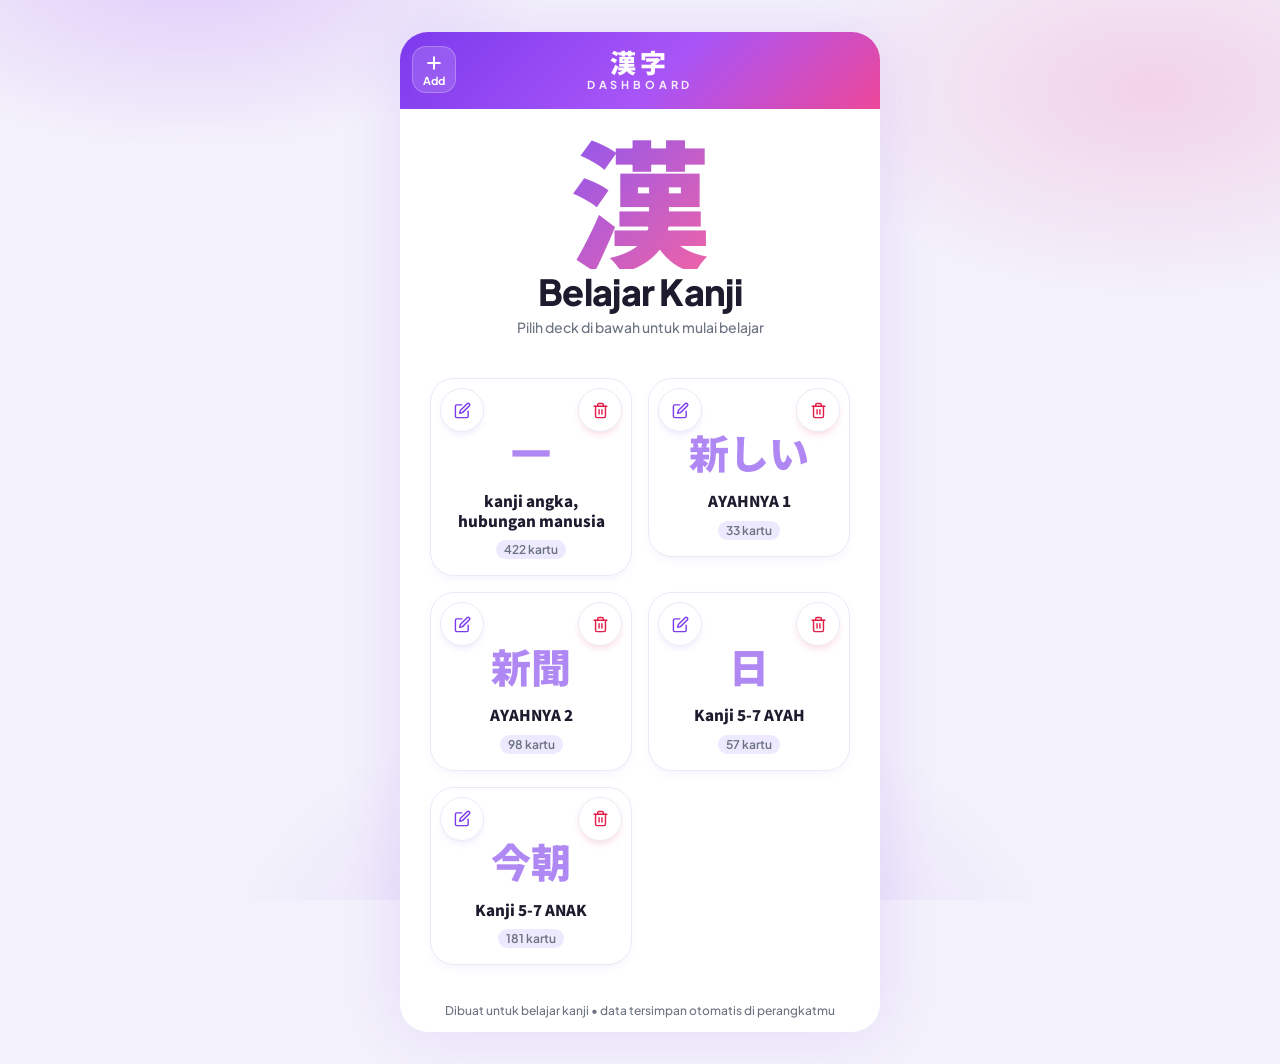
<file: index.html>
<!DOCTYPE html>
<html lang="id">
<head>
  <meta charset="UTF-8" />
  <meta name="viewport" content="width=device-width, initial-scale=1.0, viewport-fit=cover" />
  <title>Kartu Kanji — Dashboard</title>
  <meta name="description" content="Dashboard flashcard kanji — pilih deck untuk mulai belajar." />
  <meta name="theme-color" content="#7c3aed" />
  <link rel="icon" href="data:image/svg+xml,<svg xmlns='http://www.w3.org/2000/svg' viewBox='0 0 100 100'><text y='.9em' font-size='90'>🟣</text></svg>" />
  <!-- Google Fonts replaced with offline fonts in style.css -->
  <link rel="stylesheet" href="style.css" />
</head>
<body>
  <div class="bg-decor" aria-hidden="true"></div>

  <div class="app" id="app">
    <header class="header">
      <div class="brand">
        <span class="brand-kanji">漢字</span>
        <span class="brand-sub">Dashboard</span>
      </div>
      <button class="hbtn" id="btnAdd" aria-label="Tambah deck baru" aria-haspopup="dialog">
        <svg viewBox="0 0 24 24" fill="none" stroke="currentColor" stroke-width="2.4" stroke-linecap="round"><path d="M12 5v14M5 12h14"/></svg>
        <span>Add</span>
      </button>
    </header>

    <main class="phone">
      <section class="hero" aria-label="Selamat datang">
        <span class="hero-kanji">漢</span>
        <h1 class="hero-title">Belajar Kanji</h1>
        <p class="hero-sub">Pilih deck di bawah untuk mulai belajar</p>
      </section>

      <section class="deck-boxes" aria-label="Pilih deck">
        <div id="deckBoxesContainer"></div>
      </section>

    </main>

    <footer class="foot">Dibuat untuk belajar kanji • data tersimpan otomatis di perangkatmu</footer>
  </div>

  <div class="overlay" id="ovFilter" hidden>
    <div class="sheet" role="dialog" aria-modal="true" aria-labelledby="filterTitle">
      <h2 id="filterTitle">Filter & Urutan</h2>
      <div class="seg" role="group" aria-label="Filter kartu">
        <button class="seg-btn active" id="fAll">Semua</button>
        <button class="seg-btn" id="fMarked">🔖 Ditandai</button>
      </div>
      <label class="row-check"><input type="checkbox" id="fShuffle" /> 🔀 Acak urutan (shuffle)</label>
      <button class="btn primary block" id="fClose">Terapkan</button>
    </div>
  </div>

  <div class="overlay" id="ovList" hidden>
    <div class="sheet wide" role="dialog" aria-modal="true" aria-labelledby="listTitle">
      <h2 id="listTitle">Daftar kartu <small id="listCount"></small></h2>
      <input class="search" id="listSearch" type="search" placeholder="Cari kanji / arti…" aria-label="Cari kartu" />
      <div class="list" id="listItems" role="listbox" aria-label="Daftar semua kartu"></div>
      <button class="btn ghost block" id="listClose">Tutup</button>
    </div>
  </div>

  <div class="overlay" id="ovEdit" hidden>
    <div class="sheet" role="dialog" aria-modal="true" aria-labelledby="editTitle">
      <h2 id="editTitle">Ubah kartu</h2>
      <label>Kanji<input id="editKanji" autocomplete="off" /></label>
      <label>Bacaan<input id="editReading" autocomplete="off" /></label>
      <label>Arti<input id="editMeaning" autocomplete="off" /></label>
      <div class="row2">
        <button class="btn danger" id="editDelete">Hapus</button>
        <button class="btn ghost" id="editCancel">Batal</button>
      </div>
      <button class="btn primary block" id="editSave">Simpan perubahan</button>
    </div>
  </div>

  <div class="overlay" id="ovMemo" hidden>
    <div class="sheet" role="dialog" aria-modal="true" aria-labelledby="memoTitle">
      <h2 id="memoTitle">Memo pribadi</h2>
      <p class="muted" id="memoFor">Untuk kartu: —</p>
      <label>Catatanmu<textarea id="memoText" rows="4" placeholder="Tulis cara mengingat, contoh kalimat, dll…"></textarea></label>
      <div class="row2">
        <button class="btn ghost" id="memoCancel">Batal</button>
        <button class="btn primary" id="memoSave">Simpan memo</button>
      </div>
    </div>
  </div>

  <div class="overlay" id="ovNewDeck" hidden>
    <div class="sheet sheet-add" role="dialog" aria-modal="true" aria-labelledby="newDeckTitle">
      <div class="sheet-hero">
        <span class="sheet-glyph">新</span>
        <div class="sheet-hero-txt">
          <h2 id="newDeckTitle">Buat deck baru</h2>
          <p class="sheet-sub">Kumpulan kartu dengan nama sendiri</p>
        </div>
      </div>
      <div class="sheet-body">
        <label class="field">Judul deck<input id="newDeckInput" placeholder="Contoh: Kanji JLPT N5" autocomplete="off" maxlength="40" /></label>
        <div class="row2">
          <button class="btn ghost" id="newDeckCancel">Batal</button>
          <button class="btn primary" id="newDeckSave">Buat deck</button>
        </div>
      </div>
    </div>
  </div>

  <div class="overlay" id="ovDelDeck" hidden>
    <div class="sheet sheet-del" role="dialog" aria-modal="true" aria-labelledby="delDeckTitle">
      <div class="sheet-hero">
        <span class="sheet-glyph">消</span>
        <div class="sheet-hero-txt">
          <h2 id="delDeckTitle">Hapus deck ini?</h2>
          <p class="sheet-sub" id="delDeckName">—</p>
        </div>
      </div>
      <div class="sheet-body">
        <p class="del-note">Deck hilang dari dashboard. Kartu bawaan di dalamnya tetap tersimpan di aplikasi.</p>
        <div class="row2">
          <button class="btn ghost" id="delDeckCancel">Batal</button>
          <button class="btn danger" id="delDeckSave">Hapus deck</button>
        </div>
      </div>
    </div>
  </div>

  <div class="toast" id="toast" role="status" aria-live="polite" hidden></div>

  <script src="data.js?v=2"></script>
  <script src="script.js?v=2"></script>
</body>
</html>
</file>
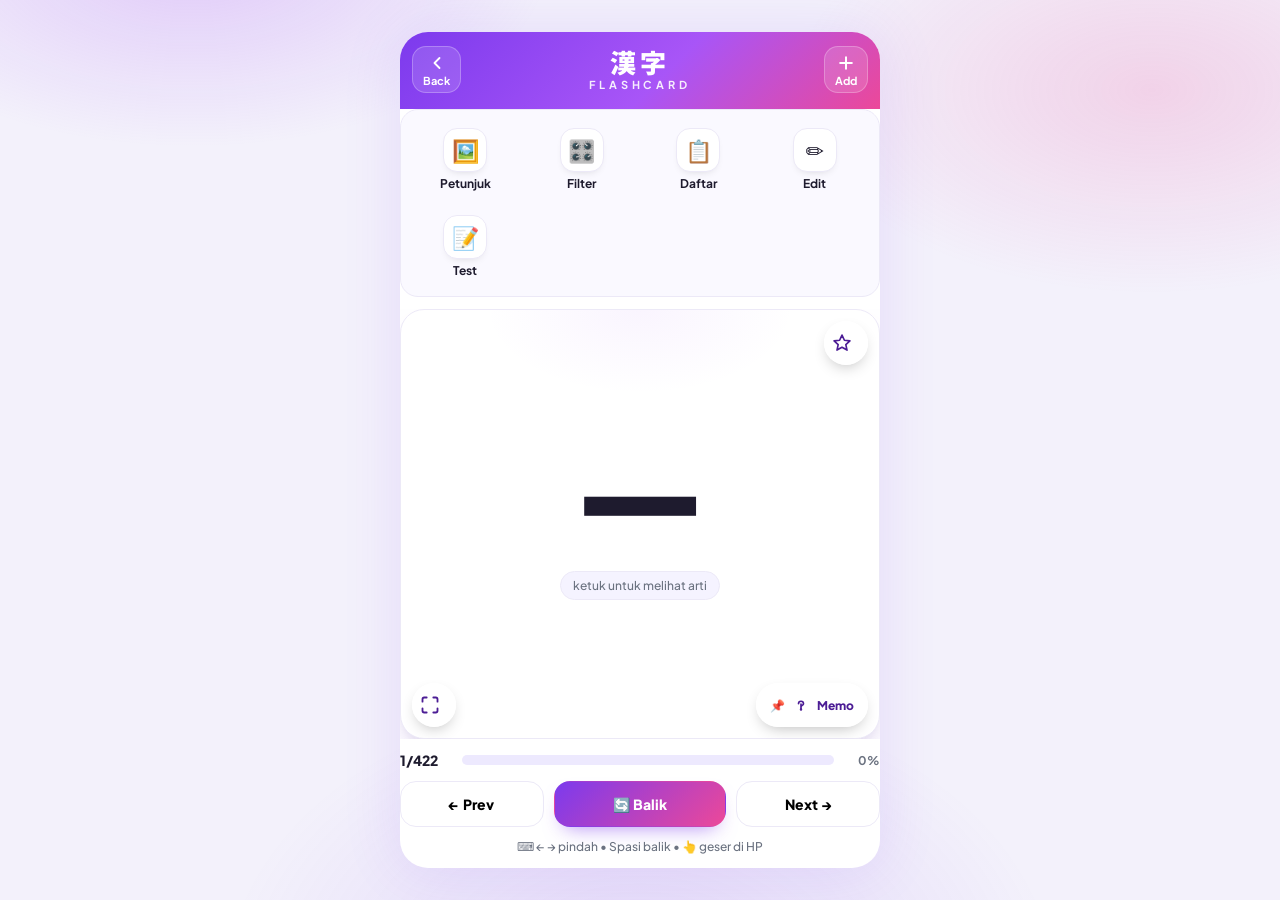
<file: card.html>
<!DOCTYPE html>
<html lang="id">
<head>
  <meta charset="UTF-8" />
  <meta name="viewport" content="width=device-width, initial-scale=1.0, viewport-fit=cover" />
  <title>Kartu Kanji — Angka & Hubungan Manusia</title>
  <meta name="description" content="Flashcard kanji interaktif: angka, tanggal, hari, dan kosakata hubungan manusia. Balik kartu, tandai, dan hafalkan." />
  <meta name="theme-color" content="#7c3aed" />
  <link rel="icon" href="data:image/svg+xml,<svg xmlns='http://www.w3.org/2000/svg' viewBox='0 0 100 100'><text y='.9em' font-size='90'>🟣</text></svg>" />
  <!-- Google Fonts replaced with offline fonts in style.css -->
  <link rel="stylesheet" href="style.css" />
</head>
<body>
  <div class="bg-decor" aria-hidden="true"></div>

  <div class="app" id="app">
    <header class="header">
      <button class="hbtn" id="btnBack" aria-label="Kembali ke dashboard">
        <svg viewBox="0 0 24 24" fill="none" stroke="currentColor" stroke-width="2.2" stroke-linecap="round" stroke-linejoin="round"><path d="M15 18l-6-6 6-6"/></svg>
        <span>Back</span>
      </button>
      <div class="brand">
        <span class="brand-kanji">漢字</span>
        <span class="brand-sub">Flashcard</span>
      </div>
      <button class="hbtn" id="btnAdd" aria-label="Tambah kartu baru" aria-haspopup="dialog">
        <svg viewBox="0 0 24 24" fill="none" stroke="currentColor" stroke-width="2.4" stroke-linecap="round"><path d="M12 5v14M5 12h14"/></svg>
        <span>Add</span>
      </button>
    </header>

    <section class="stage" aria-live="polite">
      <nav class="toolbar" aria-label="Peralatan deck">
        <button class="tool" id="toolHint" aria-pressed="false" aria-label="Tampilkan petunjuk bacaan">
          <span class="tool-ic">🖼️</span><span>Petunjuk</span>
        </button>
        <button class="tool" id="toolFilter" aria-haspopup="dialog" aria-label="Buka filter kartu">
          <span class="tool-ic">🎛️</span><span>Filter</span>
        </button>
        <button class="tool" id="toolList" aria-haspopup="dialog" aria-label="Buka daftar kartu">
          <span class="tool-ic">📋</span><span>Daftar</span>
        </button>
        <button class="tool" id="toolEdit" aria-haspopup="dialog" aria-label="Ubah kartu aktif">
          <span class="tool-ic">✏️</span><span>Edit</span>
        </button>
        <button class="tool" id="toolTest" aria-label="Mode test acak">
          <span class="tool-ic">📝</span><span>Test</span>
        </button>
      </nav>

      <div class="card-wrap" id="cardWrap">
        <div class="card" id="card" role="button" tabindex="0" aria-label="Kartu flashcard. Tekan Spasi atau Enter untuk membalik.">
          <div class="card-inner" id="cardInner">
            <div class="face front">
              <span class="hint" id="hint" hidden></span>
              <span class="kanji" id="kanjiFront">一日</span>
              <span class="tap-hint">ketuk untuk melihat arti</span>
            </div>
            <div class="face back">
              <span class="reading" id="readingBack">ついたち</span>
              <span class="divider" aria-hidden="true"></span>
              <span class="meaning" id="meaningBack">tanggal 1</span>
              <span class="memo-dot" id="memoDot" hidden>📌 ada memo</span>
            </div>
          </div>
        </div>

        <button class="corner bookmark" id="btnBookmark" aria-label="Tandai kartu ini" aria-pressed="false">
          <svg viewBox="0 0 24 24" fill="none" stroke="currentColor" stroke-width="2" stroke-linejoin="round"><path d="M12 2.5l2.9 6.2 6.6.7-4.9 4.5 1.4 6.6-6-3.4-6 3.4 1.4-6.6L2.5 9.4l6.6-.7z"/></svg>
        </button>
        <button class="corner fs" id="btnFullscreen" aria-label="Mode layar penuh">
          <svg viewBox="0 0 24 24" fill="none" stroke="currentColor" stroke-width="2.2" stroke-linecap="round"><path d="M8 3H5a2 2 0 0 0-2 2v3M16 3h3a2 2 0 0 1 2 2v3M8 21H5a2 2 0 0 1-2-2v-3M16 21h3a2 2 0 0 0 2-2v-3"/></svg>
        </button>
        <button class="corner memo" id="btnMemo" aria-haspopup="dialog" aria-label="Tulis memo untuk kartu ini">
          <svg viewBox="0 0 24 24" fill="none" stroke="currentColor" stroke-width="2" stroke-linecap="round" stroke-linejoin="round"><path d="M12 17v-6M9 10.5a3 3 0 1 1 6 0c0 2-3 2-3 4"/><circle cx="12" cy="17.5" r=".5" fill="currentColor"/></svg>
          <span>Memo</span>
        </button>
      </div>

      <div class="progress-row">
        <span class="counter" id="counter">1/74</span>
        <div class="bar" role="progressbar" aria-label="Kemajuan belajar" aria-valuemin="0" aria-valuemax="100" aria-valuenow="0" id="barWrap">
          <div class="fill" id="barFill"></div>
        </div>
        <span class="pct" id="pct">0%</span>
      </div>

      <div class="nav">
        <button class="btn ghost" id="btnPrev" aria-label="Kartu sebelumnya">← Prev</button>
        <button class="btn primary" id="btnFlip" aria-label="Balik kartu">🔄 Balik</button>
        <button class="btn ghost" id="btnNext" aria-label="Kartu berikutnya">Next →</button>
      </div>
      <p class="keys">⌨️ ← → pindah &bull; Spasi balik &bull; 👆 geser di HP</p>
      <p class="filter-note" id="filterNote" hidden>🔖 Mode: hanya yang ditandai <button class="link" id="clearFilter">tampilkan semua</button></p>
    </section>
  </div>

  <div class="overlay" id="ovFilter" hidden>
    <div class="sheet" role="dialog" aria-modal="true" aria-labelledby="filterTitle">
      <h2 id="filterTitle">Filter & Urutan</h2>
      <div class="seg" role="group" aria-label="Filter kartu">
        <button class="seg-btn active" id="fAll">Semua</button>
        <button class="seg-btn" id="fMarked">🔖 Ditandai</button>
      </div>
      <label class="row-check"><input type="checkbox" id="fShuffle" /> 🔀 Acak urutan (shuffle)</label>
      <button class="btn primary block" id="fClose">Terapkan</button>
    </div>
  </div>

  <div class="overlay" id="ovList" hidden>
    <div class="sheet wide" role="dialog" aria-modal="true" aria-labelledby="listTitle">
      <h2 id="listTitle">Daftar kartu <small id="listCount"></small></h2>
      <input class="search" id="listSearch" type="search" placeholder="Cari kanji / arti… (cth: 友達, teman)" aria-label="Cari kartu" />
      <div class="list" id="listItems" role="listbox" aria-label="Daftar semua kartu"></div>
      <button class="btn ghost block" id="listClose">Tutup</button>
    </div>
  </div>

  <div class="overlay" id="ovAdd" hidden>
    <div class="sheet" role="dialog" aria-modal="true" aria-labelledby="addTitle">
      <h2 id="addTitle">Tambah kartu</h2>
      <small style="display:block; color:#6b7280; margin-bottom:12px; font-size:12px;">💡 Ketik Romaji atau Arti Indonesia → Kanji & Hiragana terisi otomatis</small>
      <label>Ketik Romaji<input id="addRomaji" placeholder="例： neko, tomodachi, sensei" autocomplete="off" /></label>
      <label>ATAU ketik Arti Indonesia<input id="addMeaning" placeholder="例： kucing, teman, guru" autocomplete="off" /></label>
      <div style="margin:16px 0; padding:12px; background:#f3f4f6; border-radius:8px;">
        <label style="margin:0;">Kanji (otomatis terisi)<input id="addKanji" placeholder="例： 猫" autocomplete="off" style="background:#fff;" /></label>
        <label style="margin:8px 0 0;">Bacaan (otomatis terisi)<input id="addReading" placeholder="例： ねこ" autocomplete="off" readonly style="background:#f9fafb;" /></label>
      </div>
      <div class="row2">
        <button class="btn ghost" id="addCancel">Batal</button>
        <button class="btn primary" id="addSave">Simpan</button>
      </div>
    </div>
  </div>

  <div class="overlay" id="ovEdit" hidden>
    <div class="sheet" role="dialog" aria-modal="true" aria-labelledby="editTitle">
      <h2 id="editTitle">Ubah kartu</h2>
      <label>Kanji<input id="editKanji" autocomplete="off" /></label>
      <label>Bacaan<input id="editReading" autocomplete="off" /></label>
      <label>Arti<input id="editMeaning" autocomplete="off" /></label>
      <div class="row2">
        <button class="btn danger" id="editDelete">Hapus</button>
        <button class="btn ghost" id="editCancel">Batal</button>
      </div>
      <button class="btn primary block" id="editSave">Simpan perubahan</button>
    </div>
  </div>

  <div class="overlay" id="ovMemo" hidden>
    <div class="sheet" role="dialog" aria-modal="true" aria-labelledby="memoTitle">
      <h2 id="memoTitle">Memo pribadi</h2>
      <p class="muted" id="memoFor">Untuk kartu: —</p>
      <label>Catatanmu<textarea id="memoText" rows="4" placeholder="Tulis cara mengingat, contoh kalimat, dll…"></textarea></label>
      <div class="row2">
        <button class="btn ghost" id="memoCancel">Batal</button>
        <button class="btn primary" id="memoSave">Simpan memo</button>
      </div>
    </div>
  </div>

  <div class="overlay" id="ovNewDeck" hidden>
    <div class="sheet" role="dialog" aria-modal="true" aria-labelledby="newDeckTitle">
      <h2 id="newDeckTitle">Buat Deck Baru</h2>
      <label>Judul deck<input id="newDeckInput" placeholder="Contoh: Kanji JLPT N5" autocomplete="off" /></label>
      <div class="row2">
        <button class="btn ghost" id="newDeckCancel">Batal</button>
        <button class="btn primary" id="newDeckSave">Buat</button>
      </div>
    </div>
  </div>

  <div class="overlay" id="ovDelCard" hidden>
    <div class="sheet sheet-del-card" role="dialog" aria-modal="true" aria-labelledby="delCardTitle">
      <div class="sheet-hero">
        <span class="sheet-glyph">消</span>
        <div class="sheet-hero-txt">
          <h2 id="delCardTitle">Hapus kartu?</h2>
          <p class="sheet-sub" id="delCardSub">akan dihapus permanen</p>
        </div>
      </div>
      <div class="sheet-body">
        <div class="del-card-preview" id="delCardPreview">
          <span class="del-card-kanji" id="delCardKanji">—</span>
          <span class="del-card-reading" id="delCardReading">—</span>
        </div>
        <p class="del-card-meta" id="delCardMeta">—</p>
        <p class="del-warning">⚠ Tindakan tidak bisa dibatalkan.</p>
        <div class="row2">
          <button class="btn ghost" id="delCardCancel">Batal</button>
          <button class="btn danger" id="delCardSave">Hapus</button>
        </div>
      </div>
    </div>
  </div>

  <div class="toast" id="toast" role="status" aria-live="polite" hidden></div>
  <div class="toast toast-undo" id="toastUndo" role="status" aria-live="polite" hidden>
    <span id="toastUndoMsg"></span>
    <button class="btn-undo" id="toastUndoBtn" aria-label="Batalkan hapus">Undo</button>
  </div>

  <script src="data.js"></script>
  <script src="script.js"></script>
</body>
</html>
</file>
<file: style.css>
/* Kanji Flashcards — mobile-first, ungu + biru-abu */

/* Plus Jakarta Sans — offline fonts */
@font-face {
  font-family: "Plus Jakarta Sans";
  src: url("./assets/fonts/plus-jakarta-sans/static/PlusJakartaSans-Medium.ttf") format("truetype");
  font-weight: 500;
  font-style: normal;
  font-display: swap;
}
@font-face {
  font-family: "Plus Jakarta Sans";
  src: url("./assets/fonts/plus-jakarta-sans/static/PlusJakartaSans-SemiBold.ttf") format("truetype");
  font-weight: 600;
  font-style: normal;
  font-display: swap;
}
@font-face {
  font-family: "Plus Jakarta Sans";
  src: url("./assets/fonts/plus-jakarta-sans/static/PlusJakartaSans-Bold.ttf") format("truetype");
  font-weight: 700;
  font-style: normal;
  font-display: swap;
}
@font-face {
  font-family: "Plus Jakarta Sans";
  src: url("./assets/fonts/plus-jakarta-sans/static/PlusJakartaSans-ExtraBold.ttf") format("truetype");
  font-weight: 800;
  font-style: normal;
  font-display: swap;
}

/* Noto Sans JP — offline fonts */
@font-face {
  font-family: "Noto Sans JP";
  src: url("./assets/fonts/noto-sans-jp/static/NotoSansJP-Bold.ttf") format("truetype");
  font-weight: 700;
  font-style: normal;
  font-display: swap;
}
@font-face {
  font-family: "Noto Sans JP";
  src: url("./assets/fonts/noto-sans-jp/static/NotoSansJP-Black.ttf") format("truetype");
  font-weight: 900;
  font-style: normal;
  font-display: swap;
}

:root{
  --purple:#7c3aed; --purple2:#a855f7; --pink:#ec4899;
  --ink:#1e1b2e; --muted:#6b7280; --line:#ece9f7;
  --card-back:#475569; --card-back2:#334155;
  --radius:24px; --shadow:0 20px 45px -18px rgba(124,58,237,.35), 0 8px 20px -10px rgba(0,0,0,.18);
  --font-ui:"Plus Jakarta Sans",system-ui,-apple-system,"Segoe UI",sans-serif;
  --font-jp:"Noto Sans JP","Hiragino Kaku Gothic ProN","Yu Gothic",sans-serif;
}
*{box-sizing:border-box}
html{-webkit-text-size-adjust:100%}
body{
  margin:0; font-family:var(--font-ui); color:var(--ink);
  background:#f3f1fb; min-height:100vh;
  display:flex; justify-content:center;
}
.bg-decor{position:fixed; inset:0; z-index:-1; pointer-events:none;
  background:
    radial-gradient(600px 320px at 15% -5%, rgba(168,85,247,.25), transparent 60%),
    radial-gradient(600px 340px at 90% 10%, rgba(236,72,153,.18), transparent 60%),
    radial-gradient(700px 500px at 50% 110%, rgba(124,58,237,.15), transparent 60%);
}
.app{width:100%; max-width:480px; min-height:100vh; background:#fff;
  display:flex; flex-direction:column; box-shadow:0 0 60px rgba(124,58,237,.12);}
@media(min-width:560px){ .app{margin:24px 0; border-radius:28px; overflow:hidden; min-height:auto;} }

/* Header ungu */
.header{
  background:linear-gradient(135deg,var(--purple),var(--purple2) 55%,var(--pink));
  color:#fff; display:flex; align-items:center; justify-content:space-between;
  padding:14px 12px 16px; position:relative;
}
.hbtn{background:rgba(255,255,255,.14); border:1px solid rgba(255,255,255,.25); color:#fff;
  border-radius:14px; padding:6px 10px; display:flex; flex-direction:column; align-items:center; gap:2px;
  font:700 11px/1 var(--font-ui); cursor:pointer; min-width:58px; transition:.2s;}
.hbtn svg{width:20px; height:20px}
.hbtn:hover{background:rgba(255,255,255,.26)} .hbtn:focus-visible{outline:3px solid #fff; outline-offset:2px}
.brand{text-align:center; display:flex; flex-direction:column; line-height:1; gap:4px;
  position:absolute; left:50%; transform:translateX(-50%); pointer-events:none}
.brand-kanji{font-family:var(--font-jp); font-weight:900; font-size:26px; letter-spacing:.15em}
.brand-sub{font-size:11px; font-weight:700; letter-spacing:.35em; text-transform:uppercase; opacity:.9}

.phone{padding:0 16px 20px; display:flex; flex-direction:column; gap:14px}
.deck h1{font-size:19px; margin:16px 0 2px; text-transform:lowercase}
.deck-meta{margin:0; color:var(--muted); font-size:13px}

/* Hero — Dashboard */
.hero{display:flex; flex-direction:column; align-items:center; text-align:center; padding:20px 0 8px}
.hero-kanji{font-family:var(--font-jp); font-weight:900; font-size:clamp(80px,28vw,140px); line-height:1; color:transparent; background:linear-gradient(135deg,var(--purple),var(--pink)); -webkit-background-clip:text; background-clip:text; opacity:.85}
.hero-title{font-family:var(--font-ui); font-weight:800; font-size:clamp(24px,6vw,36px); color:var(--ink); margin:0 0 4px; letter-spacing:-.02em}
.hero-sub{font-size:14px; color:var(--muted); font-weight:500; margin:0 0 16px}

/* Deck Boxes — Dashboard (2-column centered grid) */
#deckBoxesContainer{
  display:grid; 
  grid-template-columns:repeat(2, 1fr); 
  gap:16px; 
  padding:4px 0;
  max-width:420px;
  margin:0 auto;
}
.deck-boxes{
  width:100%;
}
.deck-box-wrap{position:relative}
.deck-box{
   display:flex; 
   flex-direction:column; 
   align-items:center; 
   justify-content:center; 
   gap:10px;
   padding:44px 16px 16px; 
   border:1.5px solid var(--line); 
   border-radius:var(--radius); 
   background:#fff;
   text-decoration:none; 
   color:var(--ink); 
   cursor:pointer; 
   transition:.2s; 
   box-shadow:0 4px 12px -4px rgba(124,58,237,.1); 
   margin-bottom:0;
   min-height:140px;
   position:relative;
}
.deck-box:hover{border-color:var(--purple); background:#f5f3ff; transform:translateY(-2px); box-shadow:0 8px 24px -4px rgba(124,58,237,.2)}
.deck-box:focus-visible{outline:3px solid var(--purple); outline-offset:2px}
.deck-box .db-icon{font-family:var(--font-jp); font-weight:900; font-size:40px; color:var(--purple); opacity:.6}
.deck-box .db-title{font-family:var(--font-jp); font-weight:900; font-size:15px; text-align:center; line-height:1.3}
.deck-box .db-count{font-size:12px; color:var(--muted); font-weight:600; background:#ede9fe; padding:2px 8px; border-radius:999px}

/* Responsive: 1 kolom di mobile kecil */
@media(max-width:420px){
  #deckBoxesContainer{
    grid-template-columns:1fr;
    max-width:100%;
  }
}
.deck-edit{position:absolute; top:10px; left:10px; z-index:2; border:1px solid var(--line); border-radius:999px;
  width:44px; height:44px; display:grid; place-items:center; cursor:pointer; color:#7c3aed;
  background:rgba(255,255,255,.95); box-shadow:0 4px 10px -4px rgba(124,58,237,.2); transition:.18s}
.deck-edit svg{width:17px; height:17px}
.deck-edit:hover,.deck-edit:focus-visible{background:#ede9fe; border-color:var(--purple); transform:scale(1.06)}
.deck-edit:focus-visible{outline:3px solid var(--purple); outline-offset:2px}
.deck-del{position:absolute; top:10px; right:10px; z-index:2; border:1px solid var(--line); border-radius:999px;
  width:44px; height:44px; display:grid; place-items:center; cursor:pointer; color:#e11d48;
  background:rgba(255,255,255,.95); box-shadow:0 4px 10px -4px rgba(225,29,72,.28); transition:.18s}
.deck-del svg{width:17px; height:17px}
.deck-del:hover,.deck-del:focus-visible{background:#ffe4e6; border-color:#fda4af; transform:scale(1.06)}
.deck-del:focus-visible{outline:3px solid var(--pink); outline-offset:2px}
.deck-empty{grid-column:1/-1; display:flex; flex-direction:column; align-items:center; gap:10px; text-align:center;
  padding:36px 20px; border:1.5px dashed #d8b4fe; border-radius:var(--radius); background:#faf7ff}
.deck-empty .db-icon{font-family:var(--font-jp); font-weight:900; font-size:38px; color:#a78bfa; opacity:.8}
.deck-empty .db-title{font-family:var(--font-jp); font-weight:900; font-size:17px}
.deck-empty .db-count{margin:0; font-size:13px; color:var(--muted)}
.sheet input:focus,.sheet textarea:focus{outline:3px solid #ddd6fe; border-color:var(--purple)}

.foot{text-align:center; font-size:12px; color:var(--muted); padding:14px; margin-top:auto}

/* Toolbar */
.toolbar{display:grid; grid-template-columns:repeat(4,1fr); gap:8px;
  background:#faf9ff; border:1px solid var(--line); border-radius:18px; padding:10px;}
.tool{border:0; background:transparent; border-radius:12px; padding:8px 4px; cursor:pointer;
  display:flex; flex-direction:column; align-items:center; gap:4px; font:700 12px var(--font-ui); color:var(--ink);}
.tool-ic{font-size:22px; width:44px; height:44px; display:grid; place-items:center;
  background:#fff; border:1px solid var(--line); border-radius:14px; box-shadow:0 4px 10px -6px rgba(0,0,0,.2);}
.tool:hover .tool-ic{transform:translateY(-1px)} .tool:focus-visible{outline:3px solid var(--purple); outline-offset:2px}
.tool[aria-pressed="true"] .tool-ic{background:#ede9fe; border-color:var(--purple)}

/* Kartu 3D flip */
.stage{display:flex; flex-direction:column; gap:12px}
.card-wrap{position:relative}
.card{perspective:1200px; cursor:pointer; border-radius:var(--radius)}
.card:focus-visible{outline:3px solid var(--purple); outline-offset:4px}
.card-inner{position:relative; height:min(58vh,430px); min-height:340px;
  transform-style:preserve-3d; transition:transform .6s cubic-bezier(.2,.7,.3,1.2);}
.card.flipped .card-inner{transform:rotateY(180deg)}
.face{position:absolute; inset:0; border-radius:var(--radius); box-shadow:var(--shadow);
  display:flex; flex-direction:column; align-items:center; justify-content:center; gap:10px;
  padding:56px 24px 64px; backface-visibility:hidden; -webkit-backface-visibility:hidden; overflow:hidden;}
.front{background:#fff; border:1px solid var(--line)}
.front::after{content:""; position:absolute; inset:0; opacity:.5; pointer-events:none;
  background:radial-gradient(220px 120px at 50% 0%, rgba(168,85,247,.12), transparent 70%);}
.kanji{font-family:var(--font-jp); font-weight:900; font-size:clamp(72px,22vw,120px); line-height:1; z-index:1}
.tap-hint{font-size:12px; color:var(--muted); background:#f5f3ff; border:1px solid var(--line);
  padding:6px 12px; border-radius:999px; z-index:1}
.hint{font-family:var(--font-jp); font-size:15px; color:var(--purple); background:#ede9fe;
  padding:4px 12px; border-radius:999px; z-index:1}
.back{background:linear-gradient(160deg,var(--card-back),var(--card-back2)); color:#fff; transform:rotateY(180deg); text-align:center}
.reading{font-family:var(--font-jp); font-weight:700; font-size:clamp(28px,8vw,40px)}
.divider{width:56px; height:4px; border-radius:99px; background:rgba(255,255,255,.5)}
.meaning{font-size:clamp(18px,5vw,24px); font-weight:700}
.memo-dot{font-size:12px; background:rgba(255,255,255,.18); padding:5px 12px; border-radius:999px}

/* Tombol sudut di atas kartu */
.corner{position:absolute; border:0; cursor:pointer; display:flex; align-items:center; gap:6px;
  background:rgba(255,255,255,.92); border-radius:999px; box-shadow:0 6px 16px -6px rgba(0,0,0,.3);
  padding:8px; color:#4c1d95; font:800 12px var(--font-ui);}
.corner svg{width:20px; height:20px}
.corner:focus-visible{outline:3px solid var(--purple); outline-offset:2px}
.bookmark{top:12px; right:12px}
.bookmark[aria-pressed="true"]{background:#fde68a; color:#92400e}
.bookmark[aria-pressed="true"] svg{fill:#f59e0b; stroke:#92400e}
.fs{bottom:12px; left:12px}
.memo{bottom:12px; right:12px; padding:8px 14px}
.memo::before{content:"📌"}

/* Progress */
.progress-row{display:flex; align-items:center; gap:10px}
.counter{font-weight:800; font-size:14px; min-width:52px}
.bar{flex:1; height:10px; background:#ede9fe; border-radius:99px; overflow:hidden}
.fill{height:100%; width:0%; border-radius:99px;
  background:linear-gradient(90deg,var(--purple),var(--pink)); transition:width .35s ease}
.pct{font-size:12px; font-weight:700; color:var(--muted); min-width:36px; text-align:right}

/* Navigasi */
.nav{display:grid; grid-template-columns:1fr 1.2fr 1fr; gap:10px}
.btn{border-radius:16px; padding:13px 10px; font:800 14px var(--font-ui); cursor:pointer; border:1px solid transparent; transition:.18s}
.btn:active{transform:scale(.97)}
.btn:focus-visible{outline:3px solid var(--purple); outline-offset:2px}
.primary{background:linear-gradient(135deg,var(--purple),var(--pink)); color:#fff; box-shadow:0 10px 20px -10px rgba(124,58,237,.6)}
.primary:hover{filter:brightness(1.06)}
.ghost{background:#fff; border-color:var(--line)}
.ghost:hover{background:#f5f3ff}
.danger{background:#fef2f2; color:#b91c1c; border-color:#fecaca}
.block{width:100%; margin-top:10px}
.keys{text-align:center; font-size:12px; color:var(--muted); margin:0}
 .filter-note{margin:0; font-size:13px; background:linear-gradient(135deg,var(--purple),var(--pink)); color:#fff; border:none; padding:10px 14px; border-radius:12px}
.link{background:none; border:0; color:var(--purple); font-weight:800; cursor:pointer; text-decoration:underline}
.overlay{position:fixed; inset:0; background:rgba(30,27,46,.55); display:flex; align-items:flex-end; justify-content:center; z-index:50; padding:0}
.overlay[hidden]{display:none}
.sheet{background:#fff; width:100%; max-width:480px; border-radius:22px 22px 0 0; padding:20px 18px 24px;
  animation:up .28s ease; max-height:86vh; overflow:auto}
@media(min-width:560px){.overlay{align-items:center; padding:20px} .sheet{border-radius:22px}}
@keyframes up{from{transform:translateY(30px); opacity:0} to{transform:none; opacity:1}}

/* Sheet with gradient hero (buat deck baru) */
.sheet-add{padding:0; overflow:hidden}
.sheet-hero{background:linear-gradient(135deg,var(--purple),var(--purple2) 55%,var(--pink));
  display:flex; align-items:center; gap:14px; padding:22px 18px 20px; color:#fff}
.sheet-glyph{font-family:var(--font-jp); font-weight:900; font-size:46px; line-height:1;
  width:58px; height:58px; display:grid; place-items:center; border-radius:16px;
  background:rgba(255,255,255,.16); border:1px solid rgba(255,255,255,.28)}
.sheet-hero-txt h2{margin:0; font-size:20px; font-weight:800; letter-spacing:-.01em}
.sheet-sub{margin:4px 0 0; font-size:12.5px; font-weight:600; color:rgba(255,255,255,.85)}
.sheet-body{padding:20px 18px 24px}

/* Sheet with rose gradient hero (hapus deck) */
.sheet-del .sheet-hero{background:linear-gradient(135deg,#be123c,var(--pink))}
.sheet-del .sheet-glyph{background:rgba(255,255,255,.16); border:1px solid rgba(255,255,255,.3)}
.del-note{margin:0 0 4px; font-size:13.5px; line-height:1.55; color:var(--muted); background:#fff5f6;
  border:1px solid #fecdd3; border-radius:14px; padding:12px 14px}

/* Sheet for card delete */
.sheet-del-card{padding:0; overflow:hidden}
.sheet-del-card .sheet-hero{background:linear-gradient(135deg,#be123c,#fb7185); position:relative}
.sheet-del-card .sheet-hero::after{content:""; position:absolute; inset:0; opacity:.15;
  background:radial-gradient(120px 80px at 50% 0%, #fff, transparent 70%)}
.sheet-del-card .sheet-glyph{background:rgba(255,255,255,.16); border:1px solid rgba(255,255,255,.3)}
.sheet-del-card .sheet-body{padding:24px 18px 28px; text-align:center}
.del-card-preview{margin:8px 0 16px; animation:kanjiBounce .5s cubic-bezier(.2,.7,.3,1.2)}
.del-card-kanji{font-family:var(--font-jp); font-weight:900; font-size:56px; line-height:1; 
  background:linear-gradient(135deg,#fff,#fbcfe8); -webkit-background-clip:text; background-clip:text; color:transparent; display:block}
.del-card-reading{font-family:var(--font-jp); font-weight:700; font-size:18px; color:rgba(255,255,255,.9); display:block; margin-top:4px}
.del-card-meta{font-size:13px; color:var(--muted); margin:8px 0 16px; line-height:1.5}
.del-warning{font-size:12px; color:#be123c; background:#fff1f2; border:1px solid #fecdd3; border-radius:12px; padding:10px 12px; margin:16px 0 8px}

/* Toast with undo */
.toast-undo{position:fixed; left:50%; bottom:80px; transform:translateX(-50%);
  display:flex; align-items:center; justify-content:space-between; gap:12px; 
  background:var(--ink); color:#fff; padding:14px 18px; border-radius:999px; 
  box-shadow:0 10px 30px rgba(0,0,0,.3); min-width:280px; max-width:90vw; z-index:99}
.toast-undo[hidden]{display:none}
.btn-undo{background:transparent; border:1px solid rgba(255,255,255,.4); color:#fff; 
  font:700 13px var(--font-ui); padding:6px 14px; border-radius:999px; cursor:pointer; 
  transition:.15s; flex-shrink:0}
.btn-undo:hover{background:rgba(255,255,255,.15); border-color:#fff}
.btn-undo:focus-visible{outline:3px solid var(--purple); outline-offset:2px}

/* Kanji bounce animation */
@keyframes kanjiBounce{
  0%{transform:scale(.6); opacity:0}
  40%{transform:scale(1.08)}
  60%{transform:scale(.95)}
  100%{transform:scale(1); opacity:1}
}
@media(prefers-reduced-motion:reduce){ .del-card-preview{animation:none} }

/* Form elements in sheets */
.sheet input,.sheet textarea,.sheet select{
  width:100%; font:500 16px var(--font-ui); padding:14px 16px;
  border:1.5px solid var(--line); border-radius:14px; background:#fff;
  color:var(--ink); box-sizing:border-box;
}
.sheet input::placeholder,.sheet textarea::placeholder{color:var(--muted)}
.sheet label{display:flex; flex-direction:column; gap:8px; font:600 14px var(--font-ui); margin:14px 0;}
.sheet input:focus,.sheet textarea:focus,.sheet select:focus{outline:3px solid #ddd6fe; border-color:var(--purple)}
.sheet .row2{display:grid; grid-template-columns:1fr 1fr; gap:10px; margin-top:18px}
.sheet .row2 .btn{min-height:48px; font-size:15px}
.sheet .block{width:100%; margin-top:18px}

/* Search in list */
.search{width:100%; font:500 16px var(--font-ui); padding:14px 16px; margin-bottom:12px;
  border:1.5px solid var(--line); border-radius:14px; background:#fff; color:var(--ink); box-sizing:border-box;}
.search:focus{outline:3px solid #ddd6fe; border-color:var(--purple)}
.search::placeholder{color:var(--muted)}

/* List items - larger touch targets */
.list{display:flex; flex-direction:column; gap:8px; max-height:44vh; overflow:auto}
.item{display:flex; align-items:center; gap:12px; text-align:left; padding:14px 16px; border:1px solid var(--line);
  border-radius:14px; background:#fff; cursor:pointer; font:600 15px var(--font-ui); width:100%; min-height:52px}
.item:hover{background:#faf5ff} .item.active{border-color:var(--purple); background:#f5f3ff}
.item .k{font-family:var(--font-jp); font-weight:900; font-size:22px; min-width:80px}
.item .m{color:var(--muted); font-size:13px; display:block}
.item .star{margin-left:auto}
.item-delete{background:#fef2f2;border:1px solid #fecdd3;color:#e11d48;border-radius:8px;
  cursor:pointer;flex-shrink:0;display:grid;place-items:center;width:40px;height:40px;
  transition:background 0.15s,transform 0.15s}
.item-delete svg{width:17px;height:17px}
.item-delete:hover,.item-delete:focus-visible{background:#ffe4e6;border-color:#fda4af;transform:scale(1.06)}
.item-delete:focus-visible{outline:3px solid var(--pink);outline-offset:2px}
.muted{color:var(--muted); font-size:13px; margin:0 0 4px}
.toast{position:fixed; left:50%; bottom:22px; transform:translateX(-50%); background:var(--ink); color:#fff;
  padding:12px 18px; border-radius:999px; font:700 13px var(--font-ui); z-index:99; box-shadow:0 10px 30px rgba(0,0,0,.3)}
.toast[hidden]{display:none}

/* Gerakan swipe */
.card.swiping .card-inner{transition:none}
@media(prefers-reduced-motion:reduce){ .card-inner,.fill{transition:none} .sheet{animation:none} }
.deck-title-row{position:relative}
.deck-title-row::after{content:""; position:absolute; bottom:0; left:0; right:0; height:1px; background:linear-gradient(90deg, transparent, var(--purple), transparent); opacity:0.5}

/* ── Responsiveness for all phones ── */
html{
  -webkit-tap-highlight-color:transparent;
  -webkit-touch-callout:none;
}
body{padding:env(safe-area-inset-top) env(safe-area-inset-right) env(safe-area-inset-bottom) env(safe-area-inset-left); -webkit-overflow-scrolling:touch}
.app{
  padding:env(safe-area-inset-top) 0 env(safe-area-inset-bottom) 0;
  max-width:100vw; overflow-x:hidden;
}

/* Small screens (< 370px) */
@media(max-width:370px){
  .hero-kanji{font-size:clamp(56px,24vw,100px)}
  .hero-title{font-size:clamp(20px,5.5vw,28px)}
  .kanji{font-size:clamp(56px,20vw,90px)}
  .reading{font-size:clamp(24px,7vw,34px)}
  .meaning{font-size:clamp(16px,4.5vw,20px)}
  .card-inner{height:min(50vh,340px); min-height:280px}
  .face{padding:44px 18px 52px}
  .deck-boxes{gap:14px}
  .deck-box{padding:16px 12px}
  .deck-box .db-icon{font-size:28px}
  .deck-box .db-title{font-size:14px}
  .toolbar{gap:6px; padding:8px}
  .tool-ic{width:38px; height:38px; font-size:18px}
  .corner{padding:6px}
  .corner svg{width:16px; height:16px}
  .hbtn{padding:5px 8px; min-width:50px; border-radius:12px}
  .hbtn svg{width:18px; height:18px}
  .brand-kanji{font-size:22px}
  .hero{padding:14px 0 6px}
  .sheet{padding:16px 14px 20px}
  .sheet input,.sheet textarea,.sheet select{font-size:15px; padding:12px 14px}
  .sheet label{font-size:13px; margin:12px 0; gap:6px}
  .sheet .row2 .btn{font-size:14px; min-height:44px}
   .search{font-size:15px; padding:12px 14px}
   .corner svg{width:16px; height:16px}
}

/* Landscape orientation */
@media(max-height:500px) and (orientation:landscape){
  .app{min-height:auto; max-height:100vh; overflow:hidden}
  .header{padding:8px 10px 10px}
  .brand-kanji{font-size:20px}
  .hero{padding:8px 0 4px; margin-bottom:0}
  .hero-kanji{font-size:clamp(48px,18vw,72px)}
  .hero-title{font-size:clamp(18px,4vw,22px); margin-bottom:2px}
  .hero-sub{font-size:12px; margin-bottom:8px}
  .card-inner{height:min(38vh,260px); min-height:220px}
  .kanji{font-size:clamp(48px,18vw,80px)}
  .reading{font-size:clamp(22px,6vw,30px)}
  .meaning{font-size:clamp(15px,4vw,18px)}
  .face{padding:36px 16px 44px}
  .corner{display:none}
  .nav{gap:6px}
  .btn{padding:10px 6px; font-size:12px}
  .toolbar{padding:6px 8px; gap:6px}
  .tool{padding:4px 2px}
  .tool-ic{width:36px; height:36px; font-size:16px}
  .progress-row{margin-top:4px}
  .keys{display:none}
}

/* Medium screens (tablet portrait / large phones) */
@media(min-width:371px) and (max-width:560px){
  .card-inner{height:min(55vh,400px)}
  .kanji{font-size:clamp(64px,20vw,100px)}
}

/* Touch target minimum */
.hbtn,.tool,.btn,.corner,.deck-box,.item,.seg-btn,.deck-del{
  min-height:44px; min-width:44px;
  touch-action:manipulation;
}

/* Filter segmented control */
.seg{display:flex; gap:8px; margin-bottom:12px;}
.seg-btn{flex:1; background:#fff; border:1px solid var(--line); border-radius:12px; padding:8px 0; font:600 14px var(--font-ui); color:var(--ink); text-align:center; transition:.2s;}
.seg-btn.active{background:linear-gradient(135deg,var(--purple),var(--pink)); color:#fff; border-color:transparent;}
.seg-btn:not(.active):hover{background:var(--purple2); color:#fff;}


/* Prevent horizontal overflow */
.toolbar{overflow:hidden}
.card-wrap{overflow:hidden; max-width:100%}
.card-inner{will-change:transform; -webkit-transform-style:preserve-3d; transform-style:preserve-3d}

/* Sheet full-height on very short screens */
@media(max-height:420px){
  .sheet{max-height:100vh; border-radius:18px 18px 0 0; padding:14px 14px 20px}
  .overlay{align-items:stretch}
}

/* Prevent 300ms double-tap delay */
@media(pointer:coarse){
  .hbtn,.tool,.btn,.corner,.deck-box,.item,.seg-btn,.deck-del{
    touch-action:manipulation;
  }
}

/* Fix for iOS Safari bottom bar */
@supports (-webkit-touch-callout:none){
  .app{
    min-height:-webkit-fill-available;
  }
}
@media screen and (min-width:768px){
  .app{margin:32px auto; max-width:480px}
}

/* Kanji suggestion buttons */
.kanji-suggestion {
  background:#f9fafb !important;
  border:1px solid #d1d5db !important;
  font-family:var(--font-jp);
  font-weight:700;
  font-size:18px;
  padding:6px 12px !important;
  border-radius:6px;
  cursor:pointer;
  transition:all 0.15s;
}
.kanji-suggestion:hover {
  background:#f3f4f6 !important;
  border-color:#9ca3af !important;
  transform:scale(1.05);
}
.kanji-suggestion:active {
  background:#e5e7eb !important;
  transform:scale(0.98);
}
</file>
